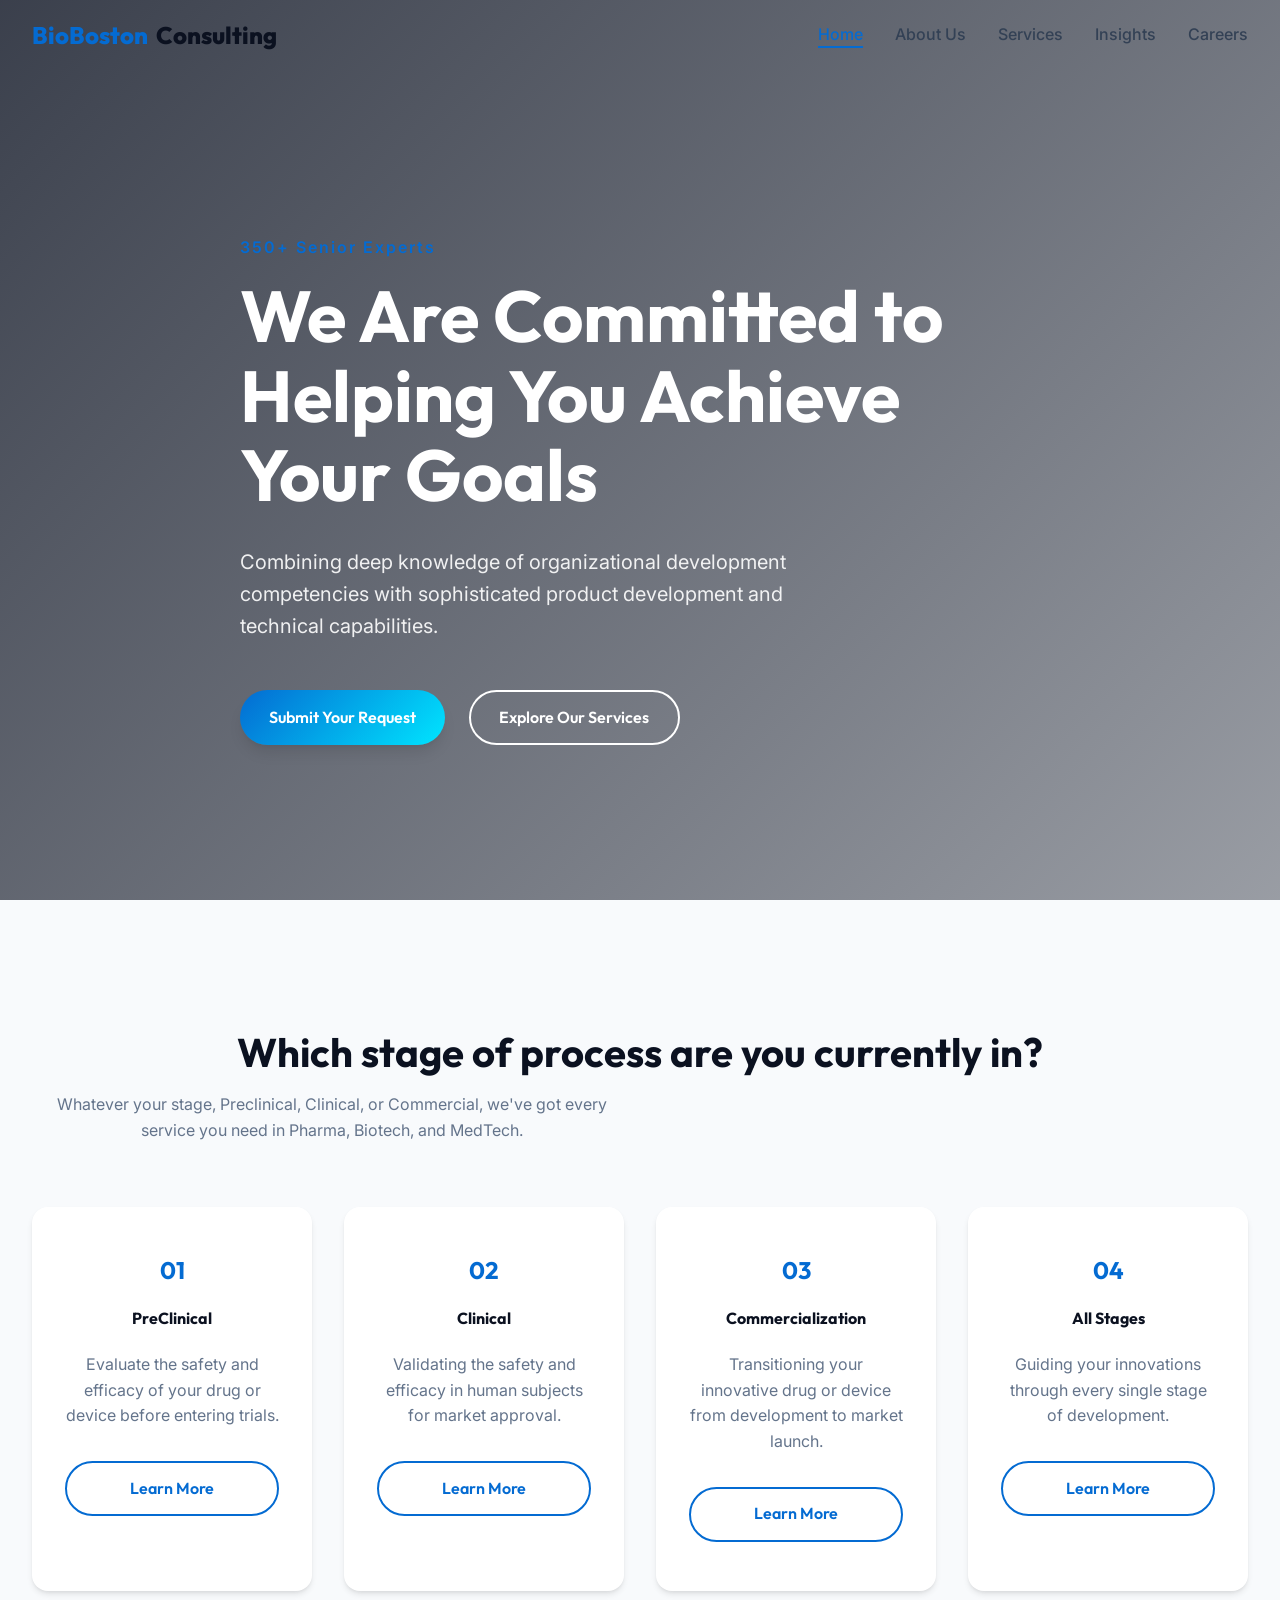
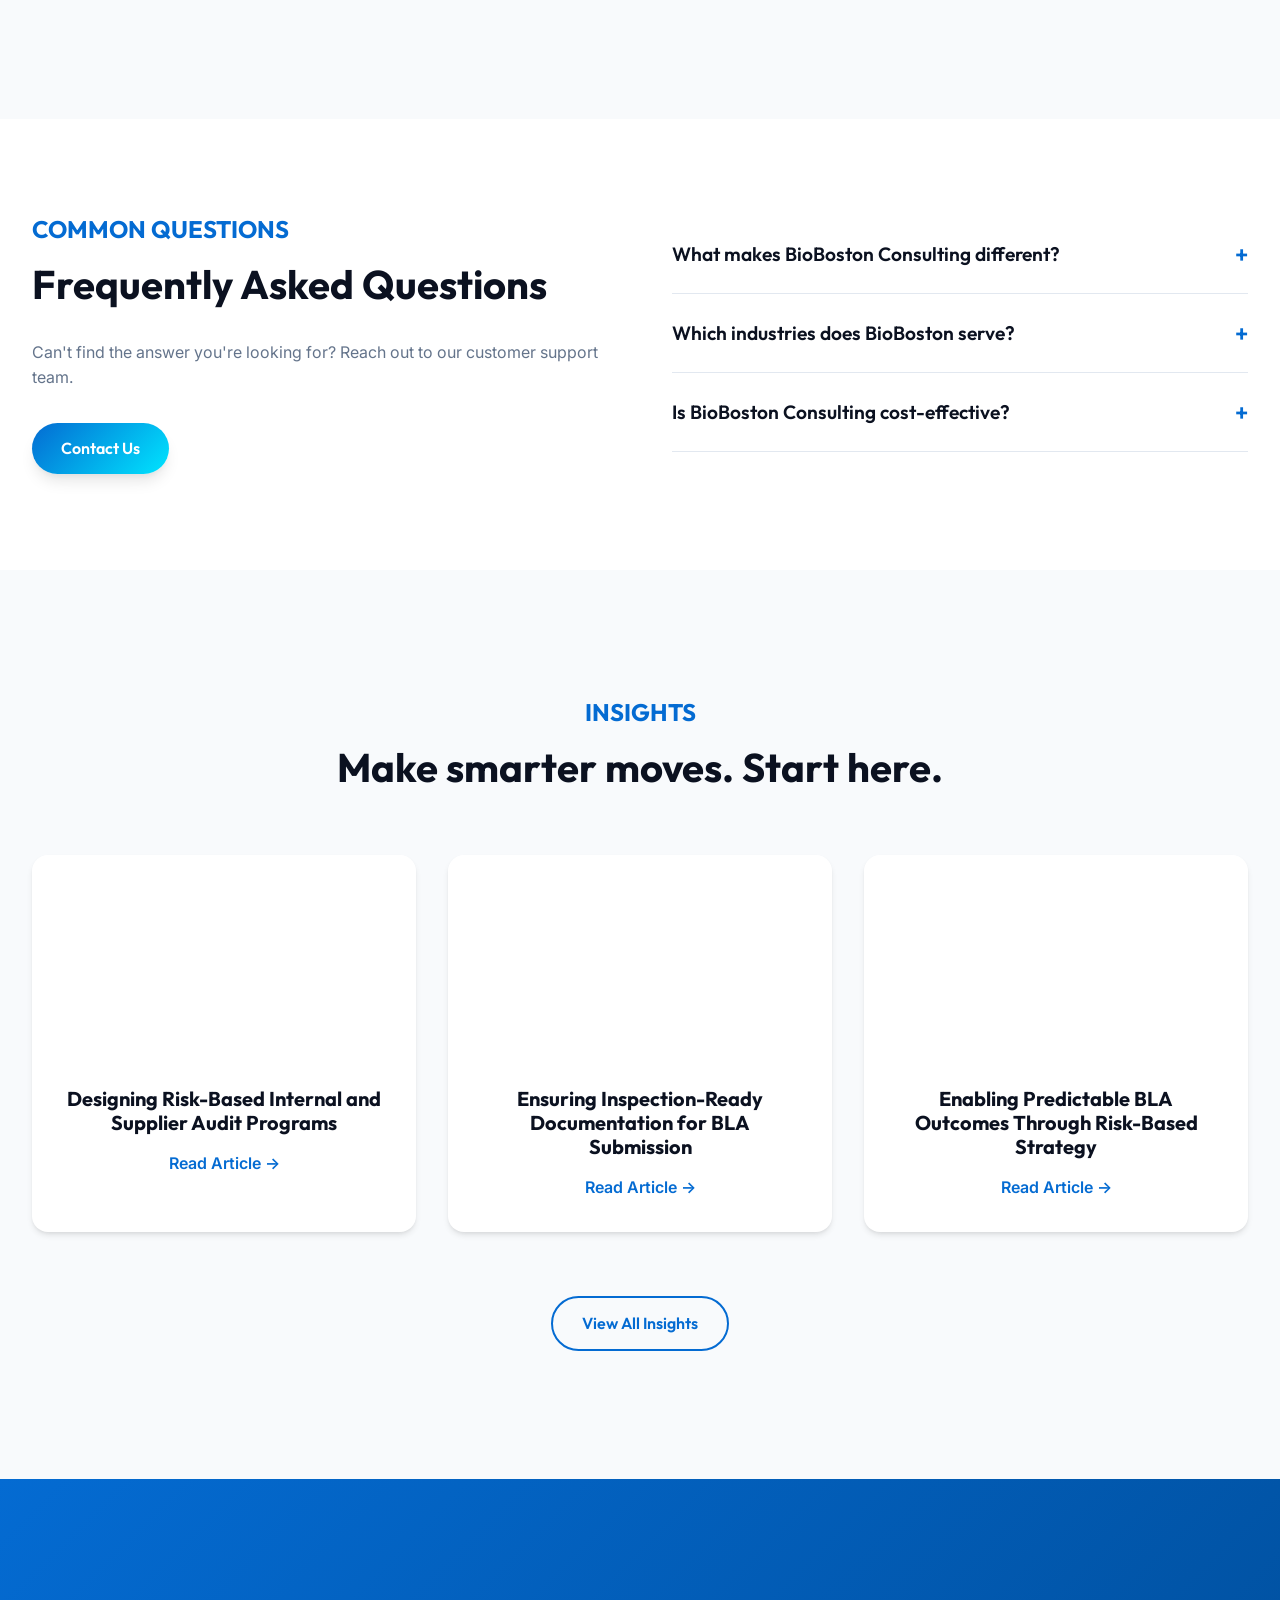
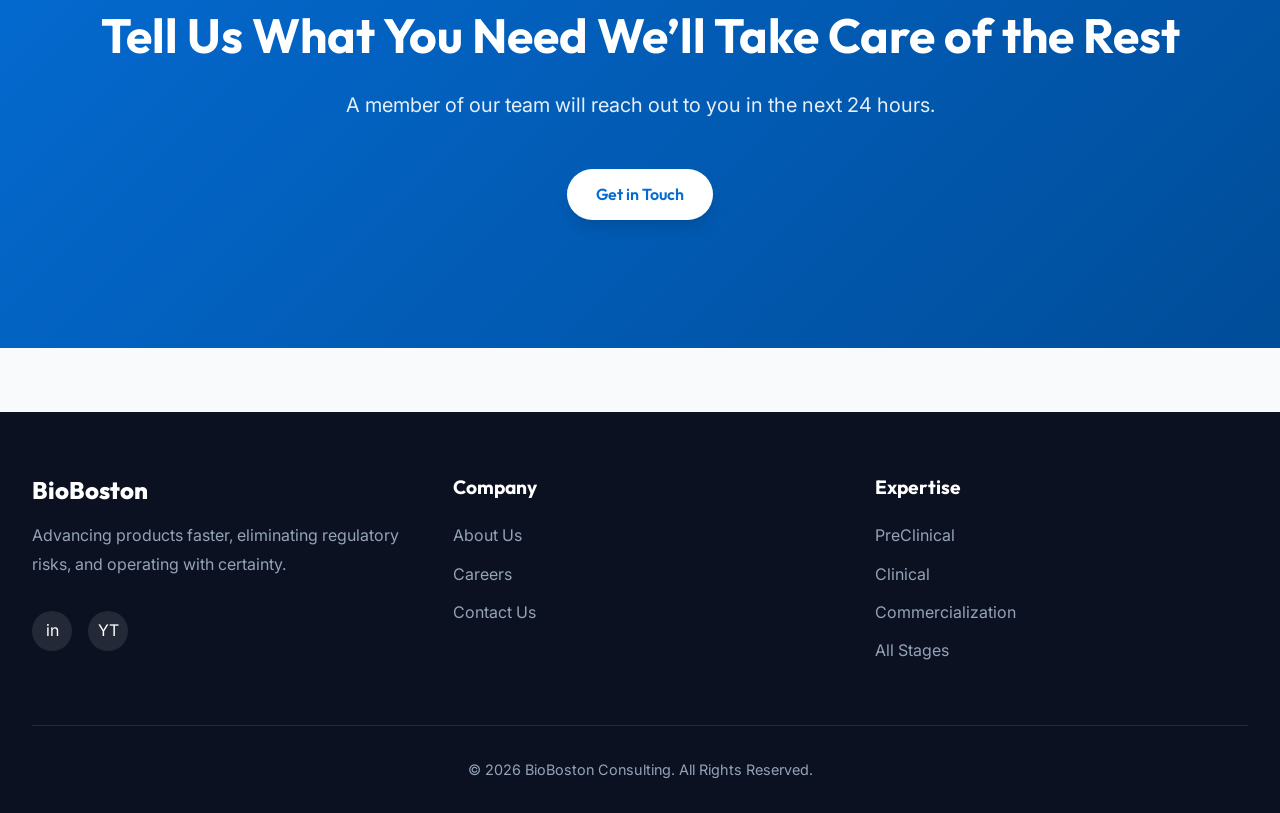
<file: index.html>
<!DOCTYPE html>
<html lang="en">

<head>
    <meta charset="UTF-8">
    <meta name="viewport" content="width=device-width, initial-scale=1.0">
    <title>BioBoston Consulting: Leading Life Sciences and Biotechnology Strategy Experts</title>
    <meta name="description"
        content="BioBoston Consulting is a trusted leader among Life Science consulting firms in Boston. We provide consulting services from preclinical to commercial.">

    <link rel="preconnect" href="https://fonts.googleapis.com">
    <link rel="preconnect" href="https://fonts.gstatic.com" crossorigin>
    <link
        href="https://fonts.googleapis.com/css2?family=Inter:wght@400;500;600&family=Outfit:wght@400;600;700;800&display=swap"
        rel="stylesheet">
    <link rel="stylesheet" href="styles.css">

    <style>
        /* Homepage Specific Styles */
        .hero {
            position: relative;
            height: 100vh;
            min-height: 800px;
            background: linear-gradient(135deg, rgba(11, 17, 32, 0.8) 0%, rgba(11, 17, 32, 0.4) 100%), url('https://images.unsplash.com/photo-1551288049-bebda4e38f71?auto=format&fit=crop&q=80') center/cover;
            display: flex;
            align-items: center;
            padding-top: 80px;
            overflow: hidden;
        }

        .hero-content {
            position: relative;
            z-index: 2;
            max-width: 800px;
            color: var(--color-white);
        }

        .hero h1 {
            font-size: 4.5rem;
            line-height: 1.1;
            margin-bottom: 2rem;
            color: var(--color-white);
        }

        .hero p {
            font-size: 1.25rem;
            margin-bottom: 3rem;
            color: rgba(255, 255, 255, 0.9);
            max-width: 600px;
        }

        .hero-buttons {
            display: flex;
            gap: 1.5rem;
        }

        /* Stages Section */
        .stages-section {
            padding: 8rem 0;
            background: var(--color-light);
        }

        .stages-grid {
            display: grid;
            grid-template-columns: repeat(auto-fit, minmax(280px, 1fr));
            gap: 2rem;
            margin-top: 4rem;
        }

        .stage-card {
            background: var(--color-white);
            padding: 3rem 2rem;
            border-radius: 16px;
            text-align: center;
            box-shadow: var(--shadow-sm);
            transition: all var(--transition-normal);
            border: 1px solid var(--color-border);
            position: relative;
            overflow: hidden;
        }

        .stage-card::before {
            content: '';
            position: absolute;
            top: 0;
            left: 0;
            right: 0;
            height: 4px;
            background: var(--color-primary);
            transform: scaleX(0);
            transform-origin: left;
            transition: transform var(--transition-normal);
        }

        .stage-card:hover {
            transform: translateY(-5px);
            box-shadow: var(--shadow-md);
        }

        .stage-card:hover::before {
            transform: scaleX(1);
        }

        /* FAQ Section */
        .faq-section {
            padding: 6rem 0;
            background: var(--color-white);
        }

        .faq-grid {
            display: grid;
            grid-template-columns: 1fr 1fr;
            gap: 4rem;
            align-items: start;
        }

        .accordion-item {
            border-bottom: 1px solid #e2e8f0;
        }

        .accordion-header {
            width: 100%;
            text-align: left;
            padding: 1.5rem 0;
            font-family: var(--font-heading);
            font-size: 1.2rem;
            font-weight: 600;
            color: var(--color-dark);
            background: none;
            border: none;
            cursor: pointer;
            display: flex;
            justify-content: space-between;
            align-items: center;
        }

        .accordion-header::after {
            content: '+';
            font-size: 1.5rem;
            color: var(--color-primary);
            transition: transform var(--transition-fast);
        }

        .accordion-header.active::after {
            transform: rotate(45deg);
        }

        .accordion-content {
            max-height: 0;
            overflow: hidden;
            transition: max-height 0.3s ease-out;
        }

        .accordion-content-inner {
            padding-bottom: 1.5rem;
            color: var(--color-gray);
            line-height: 1.8;
        }

        /* Insights Preview Section */
        .insights-preview {
            padding: 8rem 0;
            background: var(--color-light);
        }

        .insights-grid {
            display: grid;
            grid-template-columns: repeat(auto-fit, minmax(300px, 1fr));
            gap: 2rem;
            margin-top: 4rem;
        }

        .insight-card {
            background: var(--color-white);
            border-radius: 16px;
            overflow: hidden;
            box-shadow: var(--shadow-sm);
            transition: all var(--transition-normal);
        }

        .insight-card-img {
            height: 200px;
            background-size: cover;
            background-position: center;
        }

        .insight-card-body {
            padding: 2rem;
        }

        .insight-card h3 {
            font-size: 1.25rem;
            margin-bottom: 1rem;
        }

        .insight-card h3 a {
            color: var(--color-dark);
        }

        .insight-card h3 a:hover {
            color: var(--color-primary);
        }

        /* Final CTA */
        .final-cta {
            padding: 8rem 0;
            background: linear-gradient(135deg, var(--color-primary), var(--color-primary-dark));
            text-align: center;
            color: var(--color-white);
        }

        .final-cta h2 {
            color: var(--color-white);
            font-size: 3rem;
            margin-bottom: 1.5rem;
        }

        .final-cta p {
            font-size: 1.25rem;
            margin-bottom: 3rem;
            color: rgba(255, 255, 255, 0.9);
        }

        @media (max-width: 768px) {
            .hero h1 {
                font-size: 3rem;
            }

            .hero-buttons {
                flex-direction: column;
            }

            .faq-grid {
                grid-template-columns: 1fr;
            }
        }
    </style>
</head>

<body>

    <!-- Navigation -->
    <nav class="navbar" id="navbar">
        <div class="container">
            <a href="index.html" class="navbar-logo">
                BioBoston <span>Consulting</span>
            </a>
            <button class="mobile-menu-btn" id="mobileMenuBtn">☰</button>
            <ul class="nav-links" id="navLinks">
                <li><a href="index.html" class="active">Home</a></li>
                <li><a href="about.html">About Us</a></li>
                <li><a href="service.html">Services</a></li>
                <li><a href="insite.html">Insights</a></li>
                <li><a href="joinus.html">Careers</a></li>
            </ul>
        </div>
    </nav>

    <!-- Hero Section -->
    <header class="hero">
        <div class="container">
            <div class="hero-content animate-up">
                <div class="mb-2 text-primary" style="font-weight: 600; letter-spacing: 2px;">350+ Senior Experts</div>
                <h1>We Are Committed to Helping You Achieve Your Goals</h1>
                <p>Combining deep knowledge of organizational development competencies with sophisticated product
                    development and technical capabilities.</p>
                <div class="hero-buttons">
                    <a href="contact.html" class="btn btn-primary">Submit Your Request</a>
                    <a href="service.html" class="btn btn-outline" style="border-color: white; color: white;">Explore
                        Our Services</a>
                </div>
            </div>
        </div>
    </header>

    <!-- Stages Selection -->
    <section class="stages-section">
        <div class="container">
            <div class="text-center animate-up">
                <h2 style="font-size: 2.5rem;" class="mb-2">Which stage of process are you currently in?</h2>
                <p class="text-gray mx-auto" style="max-width: 600px;">Whatever your stage, Preclinical, Clinical, or
                    Commercial, we've got every service you need in Pharma, Biotech, and MedTech.</p>
            </div>

            <div class="stages-grid animate-up" style="animation-delay: 0.2s;">
                <div class="stage-card">
                    <h3 class="mb-3 text-primary" style="font-size: 1.5rem;">01</h3>
                    <h4 class="mb-3">PreClinical</h4>
                    <p class="text-gray mb-4">Evaluate the safety and efficacy of your drug or device before entering
                        trials.</p>
                    <a href="service.html" class="btn btn-outline" style="width: 100%;">Learn More</a>
                </div>
                <div class="stage-card">
                    <h3 class="mb-3 text-primary" style="font-size: 1.5rem;">02</h3>
                    <h4 class="mb-3">Clinical</h4>
                    <p class="text-gray mb-4">Validating the safety and efficacy in human subjects for market approval.
                    </p>
                    <a href="service.html" class="btn btn-outline" style="width: 100%;">Learn More</a>
                </div>
                <div class="stage-card">
                    <h3 class="mb-3 text-primary" style="font-size: 1.5rem;">03</h3>
                    <h4 class="mb-3">Commercialization</h4>
                    <p class="text-gray mb-4">Transitioning your innovative drug or device from development to market
                        launch.</p>
                    <a href="service.html" class="btn btn-outline" style="width: 100%;">Learn More</a>
                </div>
                <div class="stage-card">
                    <h3 class="mb-3 text-primary" style="font-size: 1.5rem;">04</h3>
                    <h4 class="mb-3">All Stages</h4>
                    <p class="text-gray mb-4">Guiding your innovations through every single stage of development.</p>
                    <a href="service.html" class="btn btn-outline" style="width: 100%;">Learn More</a>
                </div>
            </div>
        </div>
    </section>

    <!-- FAQ Section -->
    <section class="faq-section">
        <div class="container">
            <div class="faq-grid">
                <div class="animate-up">
                    <h2 class="text-primary mb-2">COMMON QUESTIONS</h2>
                    <h3 style="font-size: 2.5rem;" class="mb-4">Frequently Asked Questions</h3>
                    <p class="text-gray mb-4">Can't find the answer you're looking for? Reach out to our customer
                        support team.</p>
                    <a href="contact.html" class="btn btn-primary">Contact Us</a>
                </div>

                <div class="accordion-container animate-up" style="animation-delay: 0.2s;">

                    <div class="accordion-item">
                        <button class="accordion-header">What makes BioBoston Consulting different?</button>
                        <div class="accordion-content">
                            <div class="accordion-content-inner">
                                BioBoston Consulting offers a one-stop solution for life sciences companies, guiding
                                innovations from preclinical research to commercialization. We combine 350+ global
                                industry experts with a lean structure, delivering cost-effective, tailored support.
                            </div>
                        </div>
                    </div>

                    <div class="accordion-item">
                        <button class="accordion-header">Which industries does BioBoston serve?</button>
                        <div class="accordion-content">
                            <div class="accordion-content-inner">
                                We specialize in Pharmaceuticals, Biotechnology, and Medical Devices.
                            </div>
                        </div>
                    </div>

                    <div class="accordion-item">
                        <button class="accordion-header">Is BioBoston Consulting cost-effective?</button>
                        <div class="accordion-content">
                            <div class="accordion-content-inner">
                                Yes. Our lean organizational structure allows us to deliver high-quality services at a
                                lower cost than other consulting firms, without compromising expertise or results.
                            </div>
                        </div>
                    </div>

                </div>
            </div>
        </div>
    </section>

    <!-- Insights Preview -->
    <section class="insights-preview">
        <div class="container text-center animate-up">
            <h2 class="text-primary mb-2">INSIGHTS</h2>
            <h3 style="font-size: 2.5rem;">Make smarter moves. Start here.</h3>

            <div class="insights-grid">
                <div class="insight-card">
                    <div class="insight-card-img"
                        style="background-image: url('https://images.unsplash.com/photo-1582719508461-905c673771fd?auto=format&fit=crop&q=80');">
                    </div>
                    <div class="insight-card-body text-left">
                        <h3><a href="insite.html">Designing Risk-Based Internal and Supplier Audit Programs</a></h3>
                        <a href="insite.html" style="font-weight: 600;">Read Article &rarr;</a>
                    </div>
                </div>
                <div class="insight-card">
                    <div class="insight-card-img"
                        style="background-image: url('https://images.unsplash.com/photo-1579684385127-1ef15d508118?auto=format&fit=crop&q=80');">
                    </div>
                    <div class="insight-card-body text-left">
                        <h3><a href="insite.html">Ensuring Inspection-Ready Documentation for BLA Submission</a></h3>
                        <a href="insite.html" style="font-weight: 600;">Read Article &rarr;</a>
                    </div>
                </div>
                <div class="insight-card">
                    <div class="insight-card-img"
                        style="background-image: url('https://images.unsplash.com/photo-1542838132-92c53300491e?auto=format&fit=crop&q=80');">
                    </div>
                    <div class="insight-card-body text-left">
                        <h3><a href="insite.html">Enabling Predictable BLA Outcomes Through Risk-Based Strategy</a></h3>
                        <a href="insite.html" style="font-weight: 600;">Read Article &rarr;</a>
                    </div>
                </div>
            </div>

            <div class="mt-8">
                <a href="insite.html" class="btn btn-outline">View All Insights</a>
            </div>
        </div>
    </section>

    <!-- Final CTA -->
    <section class="final-cta">
        <div class="container animate-up">
            <h2>Tell Us What You Need We’ll Take Care of the Rest</h2>
            <p>A member of our team will reach out to you in the next 24 hours.</p>
            <a href="contact.html" class="btn btn-primary"
                style="background: var(--color-white); color: var(--color-primary);">Get in Touch</a>
        </div>
    </section>

    <!-- Footer -->
    <footer class="footer">
        <div class="container">
            <div class="footer-grid">
                <div class="footer-col">
                    <h3 class="navbar-logo" style="color: white;">BioBoston <span>Consulting</span></h3>
                    <p style="margin-top: 1rem;">Advancing products faster, eliminating regulatory risks, and operating
                        with certainty.</p>
                    <div class="social-links mt-4" style="display: flex; gap: 1rem;">
                        <a href="https://www.linkedin.com/company/biobostonconsulting/" target="_blank"
                            style="display: inline-flex; align-items: center; justify-content: center; width: 40px; height: 40px; border-radius: 50%; background: rgba(255,255,255,0.1); color: white; transition: background 0.3s;">
                            in
                        </a>
                        <a href="https://www.youtube.com/channel/UCxkWeuB6NvqnZUAkt-Nw5HQ" target="_blank"
                            style="display: inline-flex; align-items: center; justify-content: center; width: 40px; height: 40px; border-radius: 50%; background: rgba(255,255,255,0.1); color: white; transition: background 0.3s;">
                            YT
                        </a>
                    </div>
                </div>
                <div class="footer-col">
                    <h4>Company</h4>
                    <ul class="footer-links">
                        <li><a href="about.html">About Us</a></li>
                        <li><a href="joinus.html">Careers</a></li>
                        <li><a href="contact.html">Contact Us</a></li>
                    </ul>
                </div>
                <div class="footer-col">
                    <h4>Expertise</h4>
                    <ul class="footer-links">
                        <li><a href="service.html">PreClinical</a></li>
                        <li><a href="service.html">Clinical</a></li>
                        <li><a href="service.html">Commercialization</a></li>
                        <li><a href="service.html">All Stages</a></li>
                    </ul>
                </div>
            </div>
            <div class="footer-bottom">
                <p>&copy; 2026 BioBoston Consulting. All Rights Reserved.</p>
            </div>
        </div>
    </footer>

    <!-- Scripts -->
    <script>
        // Navbar scroll effect
        window.addEventListener('scroll', () => {
            const navbar = document.getElementById('navbar');
            if (window.scrollY > 50) {
                navbar.classList.add('scrolled');
            } else {
                navbar.classList.remove('scrolled');
            }
        });

        // Mobile Menu Toggle
        const mobileMenuBtn = document.getElementById('mobileMenuBtn');
        const navLinks = document.getElementById('navLinks');

        mobileMenuBtn.addEventListener('click', () => {
            navLinks.classList.toggle('active');
        });

        // FAQ Accordion
        const accordions = document.querySelectorAll('.accordion-header');

        accordions.forEach(acc => {
            acc.addEventListener('click', function () {
                // Toggle Active Class
                this.classList.toggle('active');

                // Toggle Content Max Height
                const content = this.nextElementSibling;
                if (content.style.maxHeight) {
                    content.style.maxHeight = null;
                } else {
                    content.style.maxHeight = content.scrollHeight + "px";
                }
            });
        });
    </script>
</body>

</html>
</file>
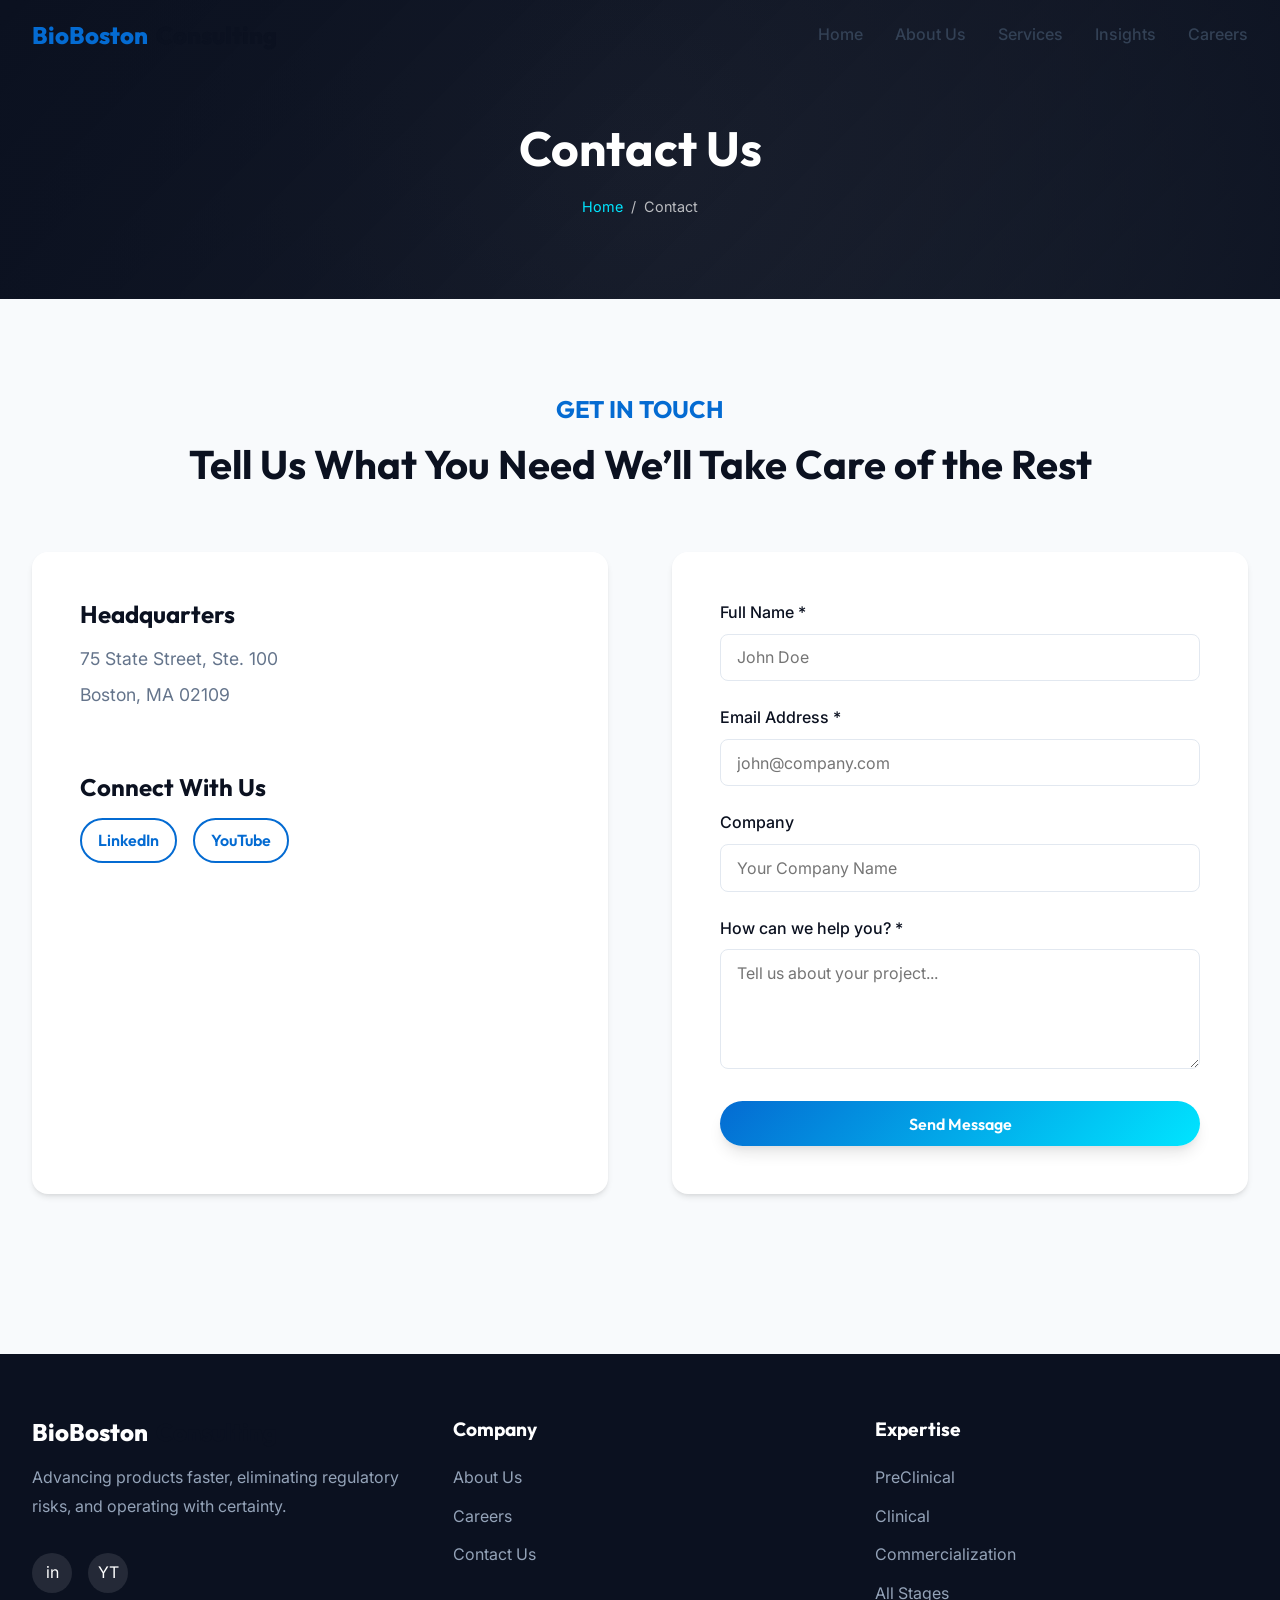
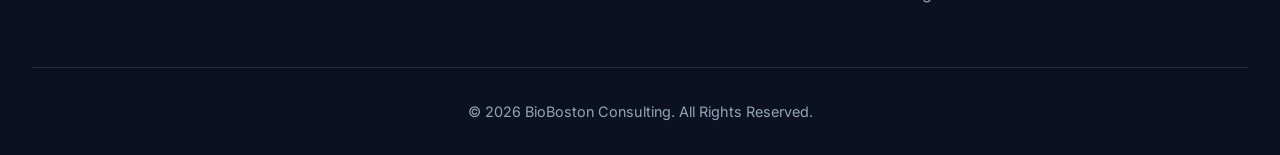
<file: contact.html>
<!DOCTYPE html>
<html lang="en">

<head>
    <meta charset="UTF-8">
    <meta name="viewport" content="width=device-width, initial-scale=1.0">
    <title>Contact Us | BioBoston Consulting</title>
    <meta name="description"
        content="Contact BioBoston Consulting for expert Life Sciences, Biotechnology, and Medical Device strategy.">

    <link rel="preconnect" href="https://fonts.googleapis.com">
    <link rel="preconnect" href="https://fonts.gstatic.com" crossorigin>
    <link
        href="https://fonts.googleapis.com/css2?family=Inter:wght@400;500;600&family=Outfit:wght@400;600;700;800&display=swap"
        rel="stylesheet">
    <link rel="stylesheet" href="styles.css">

    <style>
        /* Contact Page Specific */
        .contact-section {
            padding: 6rem 0;
            background: var(--color-light);
        }

        .contact-grid {
            display: grid;
            grid-template-columns: 1fr 1fr;
            gap: 4rem;
        }

        .contact-info {
            padding: 3rem;
            background: var(--color-white);
            border-radius: 16px;
            box-shadow: var(--shadow-sm);
        }

        .contact-form {
            padding: 3rem;
            background: var(--color-white);
            border-radius: 16px;
            box-shadow: var(--shadow-sm);
        }

        .form-group {
            margin-bottom: 1.5rem;
        }

        .form-group label {
            display: block;
            margin-bottom: 0.5rem;
            font-weight: 500;
            color: var(--color-dark);
        }

        .form-control {
            width: 100%;
            padding: 0.8rem 1rem;
            border: 1px solid #e2e8f0;
            border-radius: 8px;
            font-family: var(--font-body);
            font-size: 1rem;
            transition: border-color var(--transition-fast);
        }

        .form-control:focus {
            outline: none;
            border-color: var(--color-primary);
        }

        textarea.form-control {
            resize: vertical;
            min-height: 120px;
        }

        .hq-details h3 {
            font-family: var(--font-heading);
            font-size: 1.5rem;
            color: var(--color-dark);
            margin-bottom: 1rem;
        }

        .hq-details p {
            color: var(--color-gray);
            margin-bottom: 0.5rem;
            font-size: 1.1rem;
        }

        @media (max-width: 768px) {
            .contact-grid {
                grid-template-columns: 1fr;
            }
        }
    </style>
</head>

<body>

    <!-- Navigation -->
    <nav class="navbar" id="navbar">
        <div class="container">
            <a href="index.html" class="navbar-logo">
                BioBoston <span>Consulting</span>
            </a>
            <button class="mobile-menu-btn" id="mobileMenuBtn">☰</button>
            <ul class="nav-links" id="navLinks">
                <li><a href="index.html">Home</a></li>
                <li><a href="about.html">About Us</a></li>
                <li><a href="service.html">Services</a></li>
                <li><a href="insite.html">Insights</a></li>
                <li><a href="joinus.html">Careers</a></li>
            </ul>
        </div>
    </nav>

    <!-- Header -->
    <header class="page-header"
        style="background: linear-gradient(135deg, var(--color-dark) 0%, rgba(11, 17, 32, 0.9) 100%), url('https://images.unsplash.com/photo-1497366216548-37526070297c?auto=format&fit=crop&q=80') center/cover;">
        <div class="container animate-up">
            <h1 class="page-title">Contact Us</h1>
            <div class="breadcrumb">
                <a href="index.html">Home</a> / <span>Contact</span>
            </div>
        </div>
    </header>

    <main class="contact-section">
        <div class="container animate-up">
            <div class="text-center mb-8">
                <h2 class="text-primary mb-2">GET IN TOUCH</h2>
                <h3 style="font-size: 2.5rem;">Tell Us What You Need We’ll Take Care of the Rest</h3>
            </div>

            <div class="contact-grid">

                <!-- Contact Info -->
                <div class="contact-info">
                    <div class="hq-details mb-4">
                        <h3 class="mb-2">Headquarters</h3>
                        <p>75 State Street, Ste. 100</p>
                        <p>Boston, MA 02109</p>
                    </div>

                    <div class="hq-details mt-8">
                        <h3 class="mb-2">Connect With Us</h3>
                        <div style="display: flex; gap: 1rem; margin-top: 1rem;">
                            <a href="https://www.linkedin.com/company/biobostonconsulting/" target="_blank"
                                class="btn btn-outline" style="padding: 0.5rem 1rem;">LinkedIn</a>
                            <a href="https://www.youtube.com/channel/UCxkWeuB6NvqnZUAkt-Nw5HQ" target="_blank"
                                class="btn btn-outline" style="padding: 0.5rem 1rem;">YouTube</a>
                        </div>
                    </div>
                </div>

                <!-- Contact Form -->
                <div class="contact-form">
                    <form onsubmit="event.preventDefault(); alert('Message Sent!');">
                        <div class="form-group">
                            <label for="name">Full Name *</label>
                            <input type="text" id="name" class="form-control" required placeholder="John Doe">
                        </div>

                        <div class="form-group">
                            <label for="email">Email Address *</label>
                            <input type="email" id="email" class="form-control" required placeholder="john@company.com">
                        </div>

                        <div class="form-group">
                            <label for="company">Company</label>
                            <input type="text" id="company" class="form-control" placeholder="Your Company Name">
                        </div>

                        <div class="form-group">
                            <label for="message">How can we help you? *</label>
                            <textarea id="message" class="form-control" required
                                placeholder="Tell us about your project..."></textarea>
                        </div>

                        <button type="submit" class="btn btn-primary" style="width: 100%;">Send Message</button>
                    </form>
                </div>

            </div>
        </div>
    </main>

    <!-- Footer -->
    <footer class="footer">
        <div class="container">
            <div class="footer-grid">
                <div class="footer-col">
                    <h3 class="navbar-logo" style="color: white;">BioBoston <span>Consulting</span></h3>
                    <p style="margin-top: 1rem;">Advancing products faster, eliminating regulatory risks, and operating
                        with certainty.</p>
                    <div class="social-links mt-4" style="display: flex; gap: 1rem;">
                        <a href="https://www.linkedin.com/company/biobostonconsulting/" target="_blank"
                            style="display: inline-flex; align-items: center; justify-content: center; width: 40px; height: 40px; border-radius: 50%; background: rgba(255,255,255,0.1); color: white; transition: background 0.3s;">
                            in
                        </a>
                        <a href="https://www.youtube.com/channel/UCxkWeuB6NvqnZUAkt-Nw5HQ" target="_blank"
                            style="display: inline-flex; align-items: center; justify-content: center; width: 40px; height: 40px; border-radius: 50%; background: rgba(255,255,255,0.1); color: white; transition: background 0.3s;">
                            YT
                        </a>
                    </div>
                </div>
                <div class="footer-col">
                    <h4>Company</h4>
                    <ul class="footer-links">
                        <li><a href="about.html">About Us</a></li>
                        <li><a href="joinus.html">Careers</a></li>
                        <li><a href="contact.html">Contact Us</a></li>
                    </ul>
                </div>
                <div class="footer-col">
                    <h4>Expertise</h4>
                    <ul class="footer-links">
                        <li><a href="service.html">PreClinical</a></li>
                        <li><a href="service.html">Clinical</a></li>
                        <li><a href="service.html">Commercialization</a></li>
                        <li><a href="service.html">All Stages</a></li>
                    </ul>
                </div>
            </div>
            <div class="footer-bottom">
                <p>&copy; 2026 BioBoston Consulting. All Rights Reserved.</p>
            </div>
        </div>
    </footer>

    <!-- Scripts -->
    <script>
        // Navbar scroll effect
        window.addEventListener('scroll', () => {
            const navbar = document.getElementById('navbar');
            if (window.scrollY > 50) {
                navbar.classList.add('scrolled');
            } else {
                navbar.classList.remove('scrolled');
            }
        });

        // Mobile Menu Toggle
        const mobileMenuBtn = document.getElementById('mobileMenuBtn');
        const navLinks = document.getElementById('navLinks');

        mobileMenuBtn.addEventListener('click', () => {
            navLinks.classList.toggle('active');
        });
    </script>
</body>

</html>
</file>
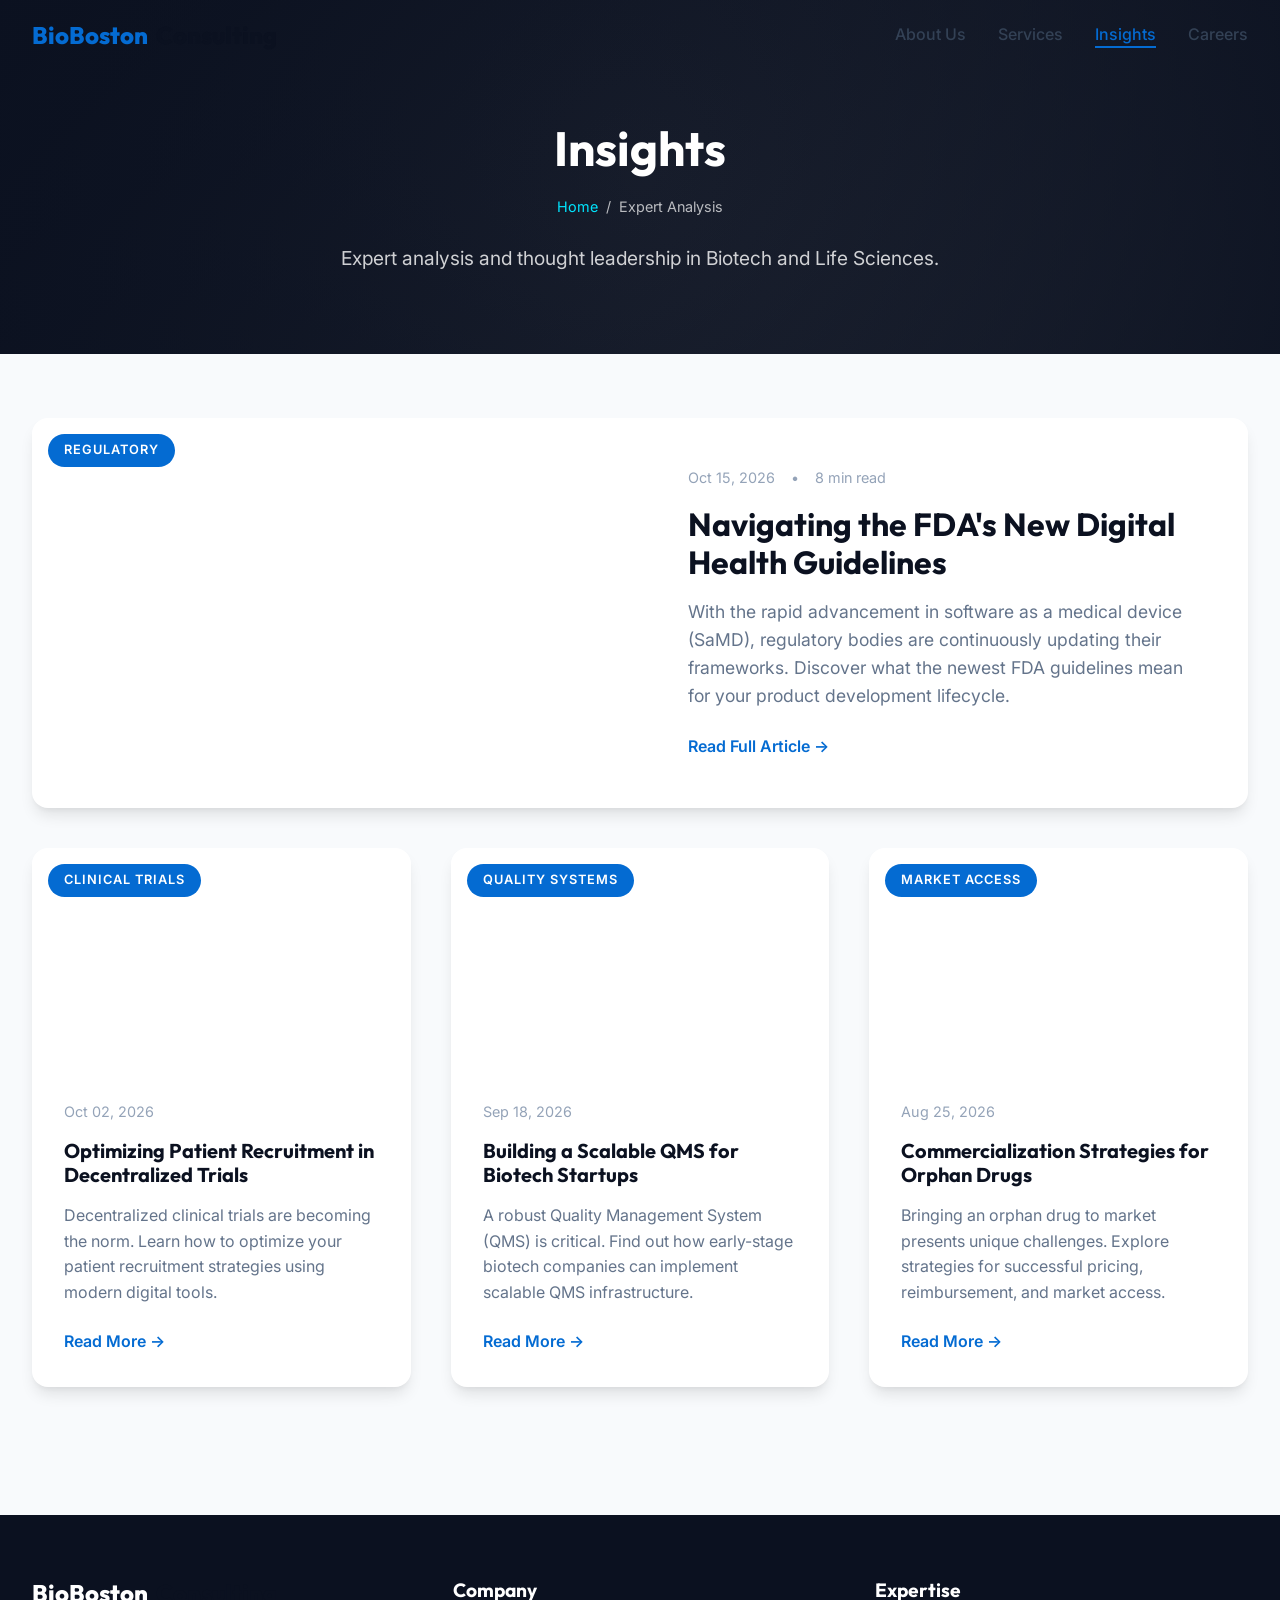
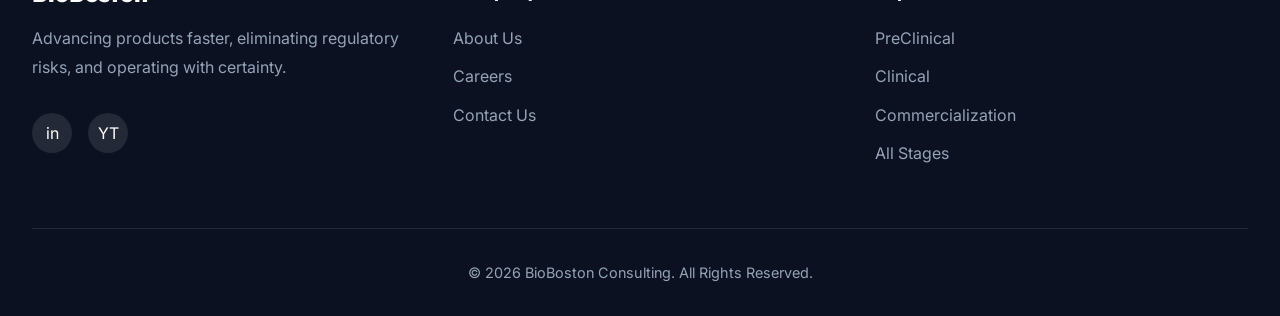
<file: insite.html>
<!DOCTYPE html>
<html lang="en">

<head>
    <meta charset="UTF-8">
    <meta name="viewport" content="width=device-width, initial-scale=1.0">
    <title>Insights | BioBoston Consulting</title>
    <meta name="description"
        content="Expert analysis and insights in Biotech and Life Sciences from BioBoston Consulting.">

    <link rel="preconnect" href="https://fonts.googleapis.com">
    <link rel="preconnect" href="https://fonts.gstatic.com" crossorigin>
    <link
        href="https://fonts.googleapis.com/css2?family=Inter:wght@400;500;600&family=Outfit:wght@400;600;700;800&display=swap"
        rel="stylesheet">
    <link rel="stylesheet" href="styles.css">

    <style>
        /* Specific Insights Page Styles */
        .blog-grid {
            display: grid;
            grid-template-columns: repeat(auto-fit, minmax(300px, 1fr));
            gap: 2.5rem;
            padding: 4rem 0;
        }

        .blog-card {
            background: var(--color-white);
            border-radius: 16px;
            overflow: hidden;
            box-shadow: var(--shadow-md);
            transition: all var(--transition-normal);
            display: flex;
            flex-direction: column;
        }

        .blog-card:hover {
            transform: translateY(-8px);
            box-shadow: var(--shadow-lg);
        }

        .blog-card-img {
            height: 220px;
            background-size: cover;
            background-position: center;
            position: relative;
        }

        .category-pill {
            position: absolute;
            top: 1rem;
            left: 1rem;
            background: var(--color-primary);
            color: var(--color-white);
            padding: 0.4rem 1rem;
            border-radius: 50px;
            font-size: 0.8rem;
            font-weight: 600;
            text-transform: uppercase;
            letter-spacing: 1px;
        }

        .blog-card-body {
            padding: 2rem;
            flex-grow: 1;
            display: flex;
            flex-direction: column;
        }

        .blog-meta {
            font-size: 0.9rem;
            color: var(--color-text-light);
            margin-bottom: 1rem;
            display: flex;
            align-items: center;
            gap: 1rem;
        }

        .blog-title {
            font-size: 1.25rem;
            margin-bottom: 1rem;
            color: var(--color-dark);
            font-family: var(--font-heading);
        }

        .blog-title a {
            color: var(--color-dark);
        }

        .blog-title a:hover {
            color: var(--color-primary);
        }

        .blog-excerpt {
            color: var(--color-gray);
            margin-bottom: 1.5rem;
            flex-grow: 1;
        }

        .read-more {
            font-weight: 600;
            color: var(--color-primary);
            display: inline-flex;
            align-items: center;
            gap: 0.5rem;
        }

        .read-more:hover {
            color: var(--color-primary-dark);
        }

        .featured-post {
            grid-column: 1 / -1;
            display: grid;
            grid-template-columns: 1fr 1fr;
        }

        @media (max-width: 768px) {
            .featured-post {
                grid-template-columns: 1fr;
            }
        }
    </style>
</head>

<body>

    <!-- Navigation -->
    <nav class="navbar" id="navbar">
        <div class="container">
            <a href="index.html" class="navbar-logo">
                BioBoston <span>Consulting</span>
            </a>
            <button class="mobile-menu-btn" id="mobileMenuBtn">
                ☰
            </button>
            <ul class="nav-links" id="navLinks">
                <li><a href="about.html">About Us</a></li>
                <li><a href="service.html">Services</a></li>
                <li><a href="insite.html" class="active">Insights</a></li>
                <li><a href="joinus.html">Careers</a></li>
            </ul>
        </div>
    </nav>

    <!-- Header -->
    <header class="page-header"
        style="background: linear-gradient(135deg, var(--color-dark) 0%, rgba(11, 17, 32, 0.9) 100%), url('https://images.unsplash.com/photo-1532187863486-abf9dbad1b69?auto=format&fit=crop&q=80') center/cover;">
        <div class="container animate-up">
            <h1 class="page-title">Insights</h1>
            <div class="breadcrumb">
                <a href="index.html">Home</a> / <span>Expert Analysis</span>
            </div>
            <p
                style="margin-top: 1.5rem; font-size: 1.2rem; color: rgba(255,255,255,0.8); max-width: 600px; margin-left: auto; margin-right: auto;">
                Expert analysis and thought leadership in Biotech and Life Sciences.
            </p>
        </div>
    </header>

    <main style="background: var(--color-light);">
        <div class="container animate-up">
            <div class="blog-grid">

                <!-- Featured Post -->
                <article class="blog-card featured-post">
                    <div class="blog-card-img"
                        style="height: 100%; min-height: 300px; background-image: url('https://images.unsplash.com/photo-1582719508461-905c673771fd?auto=format&fit=crop&q=80');">
                        <span class="category-pill">Regulatory</span>
                    </div>
                    <div class="blog-card-body" style="justify-content: center; padding: 3rem;">
                        <div class="blog-meta">
                            <span>Oct 15, 2026</span>
                            <span>&bull;</span>
                            <span>8 min read</span>
                        </div>
                        <h2 class="blog-title" style="font-size: 2rem;"><a href="#">Navigating the FDA's New Digital
                                Health Guidelines</a></h2>
                        <p class="blog-excerpt" style="font-size: 1.1rem;">
                            With the rapid advancement in software as a medical device (SaMD), regulatory bodies are
                            continuously updating their frameworks. Discover what the newest FDA guidelines mean for
                            your product development lifecycle.
                        </p>
                        <div>
                            <a href="#" class="read-more">Read Full Article &rarr;</a>
                        </div>
                    </div>
                </article>

                <!-- Post 2 -->
                <article class="blog-card">
                    <div class="blog-card-img"
                        style="background-image: url('https://images.unsplash.com/photo-1579684385127-1ef15d508118?auto=format&fit=crop&q=80');">
                        <span class="category-pill">Clinical Trials</span>
                    </div>
                    <div class="blog-card-body">
                        <div class="blog-meta">
                            <span>Oct 02, 2026</span>
                        </div>
                        <h3 class="blog-title"><a href="#">Optimizing Patient Recruitment in Decentralized Trials</a>
                        </h3>
                        <p class="blog-excerpt">
                            Decentralized clinical trials are becoming the norm. Learn how to optimize your patient
                            recruitment strategies using modern digital tools.
                        </p>
                        <a href="#" class="read-more">Read More &rarr;</a>
                    </div>
                </article>

                <!-- Post 3 -->
                <article class="blog-card">
                    <div class="blog-card-img"
                        style="background-image: url('https://images.unsplash.com/photo-1542838132-92c53300491e?auto=format&fit=crop&q=80');">
                        <span class="category-pill">Quality Systems</span>
                    </div>
                    <div class="blog-card-body">
                        <div class="blog-meta">
                            <span>Sep 18, 2026</span>
                        </div>
                        <h3 class="blog-title"><a href="#">Building a Scalable QMS for Biotech Startups</a></h3>
                        <p class="blog-excerpt">
                            A robust Quality Management System (QMS) is critical. Find out how early-stage biotech
                            companies can implement scalable QMS infrastructure.
                        </p>
                        <a href="#" class="read-more">Read More &rarr;</a>
                    </div>
                </article>

                <!-- Post 4 -->
                <article class="blog-card">
                    <div class="blog-card-img"
                        style="background-image: url('https://images.unsplash.com/photo-1532094349884-543bc11b234d?auto=format&fit=crop&q=80');">
                        <span class="category-pill">Market Access</span>
                    </div>
                    <div class="blog-card-body">
                        <div class="blog-meta">
                            <span>Aug 25, 2026</span>
                        </div>
                        <h3 class="blog-title"><a href="#">Commercialization Strategies for Orphan Drugs</a></h3>
                        <p class="blog-excerpt">
                            Bringing an orphan drug to market presents unique challenges. Explore strategies for
                            successful pricing, reimbursement, and market access.
                        </p>
                        <a href="#" class="read-more">Read More &rarr;</a>
                    </div>
                </article>

            </div>
        </div>
    </main>

    <!-- Footer -->
    <footer class="footer">
        <div class="container">
            <div class="footer-grid">
                <div class="footer-col">
                    <h3 class="navbar-logo" style="color: white;">BioBoston <span>Consulting</span></h3>
                    <p style="margin-top: 1rem;">Advancing products faster, eliminating regulatory risks, and operating
                        with certainty.</p>
                    <div class="social-links mt-4" style="display: flex; gap: 1rem;">
                        <a href="https://www.linkedin.com/company/biobostonconsulting/" target="_blank"
                            style="display: inline-flex; align-items: center; justify-content: center; width: 40px; height: 40px; border-radius: 50%; background: rgba(255,255,255,0.1); color: white; transition: background 0.3s;">
                            in
                        </a>
                        <a href="https://www.youtube.com/channel/UCxkWeuB6NvqnZUAkt-Nw5HQ" target="_blank"
                            style="display: inline-flex; align-items: center; justify-content: center; width: 40px; height: 40px; border-radius: 50%; background: rgba(255,255,255,0.1); color: white; transition: background 0.3s;">
                            YT
                        </a>
                    </div>
                </div>
                <div class="footer-col">
                    <h4>Company</h4>
                    <ul class="footer-links">
                        <li><a href="about.html">About Us</a></li>
                        <li><a href="joinus.html">Careers</a></li>
                        <li><a href="contact.html">Contact Us</a></li>
                    </ul>
                </div>
                <div class="footer-col">
                    <h4>Expertise</h4>
                    <ul class="footer-links">
                        <li><a href="service.html">PreClinical</a></li>
                        <li><a href="service.html">Clinical</a></li>
                        <li><a href="service.html">Commercialization</a></li>
                        <li><a href="service.html">All Stages</a></li>
                    </ul>
                </div>
            </div>
            <div class="footer-bottom">
                <p>&copy; 2026 BioBoston Consulting. All Rights Reserved.</p>
            </div>
        </div>
    </footer>

    <!-- Scripts -->
    <script>
        window.addEventListener('scroll', () => {
            const navbar = document.getElementById('navbar');
            if (window.scrollY > 50) {
                navbar.classList.add('scrolled');
            } else {
                navbar.classList.remove('scrolled');
            }
        });

        const mobileMenuBtn = document.getElementById('mobileMenuBtn');
        const navLinks = document.getElementById('navLinks');

        mobileMenuBtn.addEventListener('click', () => {
            navLinks.classList.toggle('active');
        });
    </script>
</body>

</html>
</file>
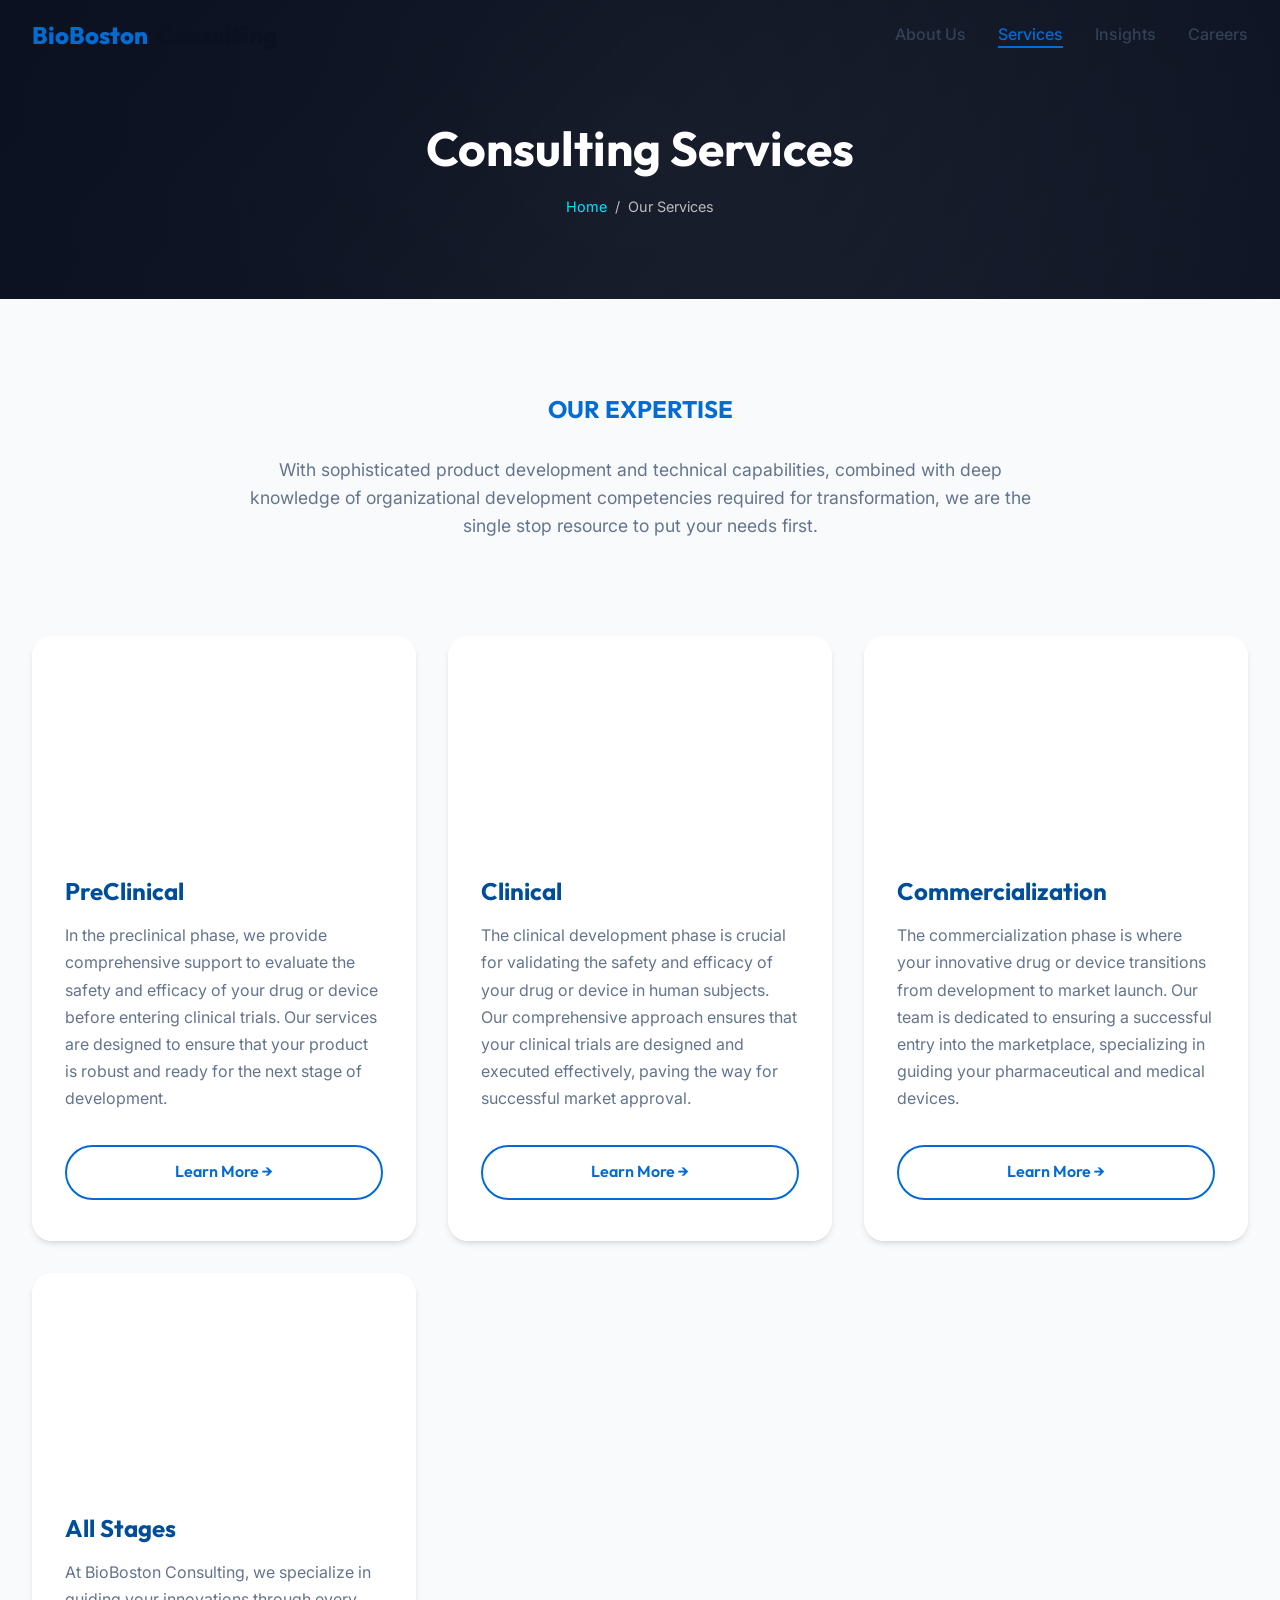
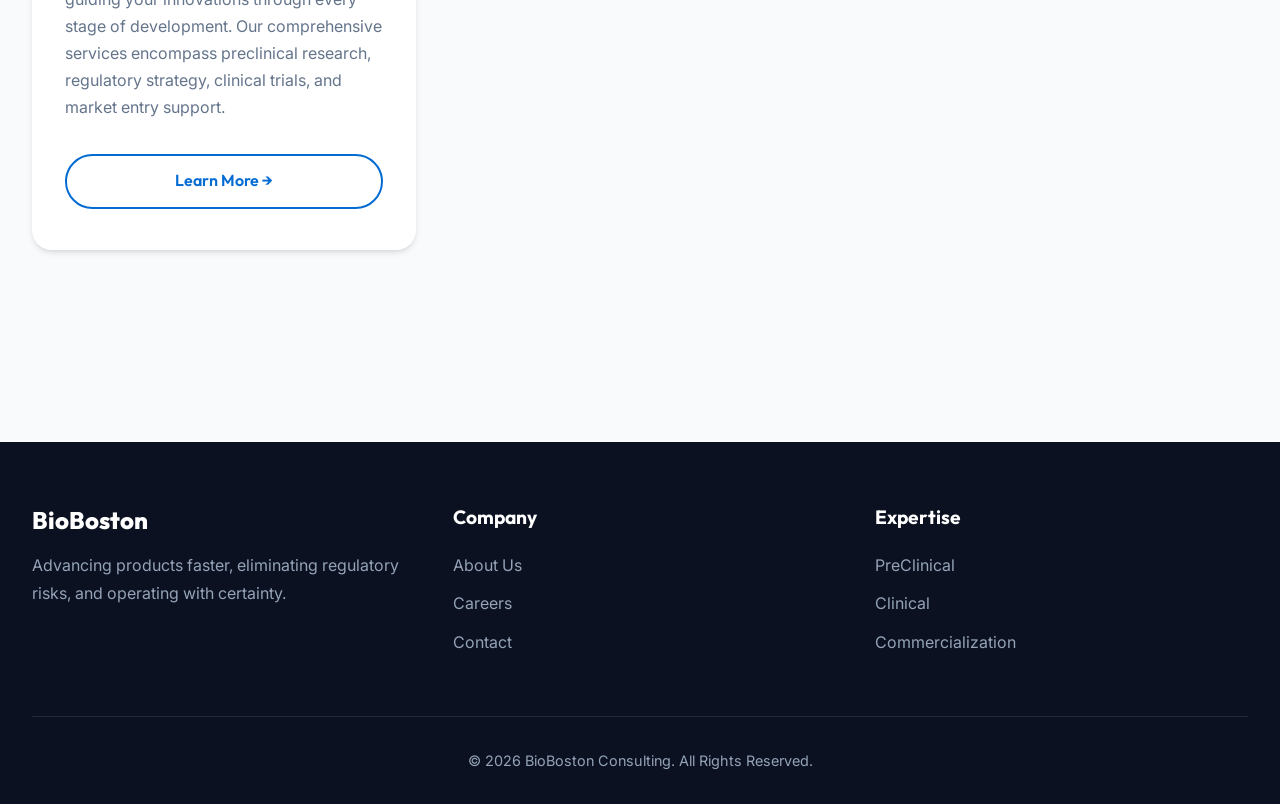
<file: service.html>
<!DOCTYPE html>
<html lang="en">

<head>
    <meta charset="UTF-8">
    <meta name="viewport" content="width=device-width, initial-scale=1.0">
    <title>Services | BioBoston Consulting</title>
    <meta name="description"
        content="Explore BioBoston Consulting services: PreClinical, Clinical, and Commercialization strategies for the life sciences.">

    <link rel="preconnect" href="https://fonts.googleapis.com">
    <link rel="preconnect" href="https://fonts.gstatic.com" crossorigin>
    <link
        href="https://fonts.googleapis.com/css2?family=Inter:wght@400;500;600&family=Outfit:wght@400;600;700;800&display=swap"
        rel="stylesheet">
    <link rel="stylesheet" href="styles.css">

    <style>
        /* Specific Services Page Styles */
        .services-intro {
            text-align: center;
            max-width: 800px;
            margin: 0 auto 4rem;
        }

        .service-cards {
            display: grid;
            grid-template-columns: repeat(auto-fit, minmax(320px, 1fr));
            gap: 2rem;
            padding: 2rem 0;
        }

        .service-card {
            background: var(--color-white);
            border-radius: 20px;
            overflow: hidden;
            box-shadow: var(--shadow-sm);
            transition: all var(--transition-normal);
            border: 1px solid var(--color-border);
        }

        .service-card:hover {
            transform: translateY(-10px);
            box-shadow: var(--shadow-lg);
        }

        .service-card-img {
            height: 200px;
            background-size: cover;
            background-position: center;
            position: relative;
        }

        .service-card-body {
            padding: 2.5rem 2rem;
        }

        .service-card-title {
            font-size: 1.5rem;
            margin-bottom: 1rem;
            color: var(--color-primary-dark);
        }

        .service-card-desc {
            color: var(--color-gray);
            margin-bottom: 2rem;
            line-height: 1.7;
        }
    </style>
</head>

<body>

    <!-- Navigation -->
    <nav class="navbar" id="navbar">
        <div class="container">
            <a href="index.html" class="navbar-logo">
                BioBoston <span>Consulting</span>
            </a>
            <button class="mobile-menu-btn" id="mobileMenuBtn">
                ☰
            </button>
            <ul class="nav-links" id="navLinks">
                <li><a href="about.html">About Us</a></li>
                <li><a href="service.html" class="active">Services</a></li>
                <li><a href="insite.html">Insights</a></li>
                <li><a href="joinus.html">Careers</a></li>
            </ul>
        </div>
    </nav>

    <!-- Header -->
    <header class="page-header"
        style="background: linear-gradient(135deg, var(--color-dark) 0%, rgba(11, 17, 32, 0.9) 100%), url('https://images.unsplash.com/photo-1579154204601-01588f351e67?auto=format&fit=crop&q=80') center/cover;">
        <div class="container animate-up">
            <h1 class="page-title">Consulting Services</h1>
            <div class="breadcrumb">
                <a href="index.html">Home</a> / <span>Our Services</span>
            </div>
        </div>
    </header>

    <main style="padding: 6rem 0; background: var(--color-light);">
        <div class="container animate-up">
            <div class="services-intro">
                <h2 class="mb-4 text-primary">OUR EXPERTISE</h2>
                <p class="mb-2 text-gray" style="font-size: 1.1rem;">
                    With sophisticated product development and technical capabilities, combined with deep knowledge of
                    organizational development competencies required for transformation, we are the single stop resource
                    to put your needs first.
                </p>
            </div>

            <div class="service-cards">
                <!-- PreClinical -->
                <div class="service-card animate-up" style="animation-delay: 0.1s;">
                    <div class="service-card-img"
                        style="background-image: url('https://images.unsplash.com/photo-1581093458791-9f3c3900df4b?auto=format&fit=crop&q=80');">
                    </div>
                    <div class="service-card-body">
                        <h3 class="service-card-title">PreClinical</h3>
                        <p class="service-card-desc">
                            In the preclinical phase, we provide comprehensive support to evaluate the safety and
                            efficacy of your drug or device before entering clinical trials. Our services are designed
                            to ensure that your product is robust and ready for the next stage of development.
                        </p>
                        <a href="#contact" class="btn btn-outline" style="width: 100%;">Learn More &rarr;</a>
                    </div>
                </div>

                <!-- Clinical -->
                <div class="service-card animate-up" style="animation-delay: 0.2s;">
                    <div class="service-card-img"
                        style="background-image: url('https://images.unsplash.com/photo-1576091160399-112ba8d25d1d?auto=format&fit=crop&q=80');">
                    </div>
                    <div class="service-card-body">
                        <h3 class="service-card-title">Clinical</h3>
                        <p class="service-card-desc">
                            The clinical development phase is crucial for validating the safety and efficacy of your
                            drug or device in human subjects. Our comprehensive approach ensures that your clinical
                            trials are designed and executed effectively, paving the way for successful market approval.
                        </p>
                        <a href="#contact" class="btn btn-outline" style="width: 100%;">Learn More &rarr;</a>
                    </div>
                </div>

                <!-- Commercialization -->
                <div class="service-card animate-up" style="animation-delay: 0.3s;">
                    <div class="service-card-img"
                        style="background-image: url('https://images.unsplash.com/photo-1551288049-bebda4e38f71?auto=format&fit=crop&q=80');">
                    </div>
                    <div class="service-card-body">
                        <h3 class="service-card-title">Commercialization</h3>
                        <p class="service-card-desc">
                            The commercialization phase is where your innovative drug or device transitions from
                            development to market launch. Our team is dedicated to ensuring a successful entry into the
                            marketplace, specializing in guiding your pharmaceutical and medical devices.
                        </p>
                        <a href="contact.html" class="btn btn-outline" style="width: 100%;">Learn More &rarr;</a>
                    </div>
                </div>

                <!-- All Stages -->
                <div class="service-card animate-up" style="animation-delay: 0.4s;">
                    <div class="service-card-img"
                        style="background-image: url('https://images.unsplash.com/photo-1576086213369-97a306d36557?auto=format&fit=crop&q=80');">
                    </div>
                    <div class="service-card-body">
                        <h3 class="service-card-title">All Stages</h3>
                        <p class="service-card-desc">
                            At BioBoston Consulting, we specialize in guiding your innovations through every stage of
                            development. Our comprehensive services encompass preclinical research, regulatory strategy,
                            clinical trials, and market entry support.
                        </p>
                        <a href="contact.html" class="btn btn-outline" style="width: 100%;">Learn More &rarr;</a>
                    </div>
                </div>
            </div>
        </div>
    </main>

    <!-- Footer -->
    <footer class="footer">
        <div class="container">
            <div class="footer-grid">
                <div class="footer-col">
                    <h3 class="navbar-logo" style="color: white;">BioBoston <span>Consulting</span></h3>
                    <p style="margin-top: 1rem;">Advancing products faster, eliminating regulatory risks, and operating
                        with certainty.</p>
                </div>
                <div class="footer-col">
                    <h4>Company</h4>
                    <ul class="footer-links">
                        <li><a href="about.html">About Us</a></li>
                        <li><a href="joinus.html">Careers</a></li>
                        <li><a href="contact.html">Contact</a></li>
                    </ul>
                </div>
                <div class="footer-col">
                    <h4>Expertise</h4>
                    <ul class="footer-links">
                        <li><a href="service.html">PreClinical</a></li>
                        <li><a href="service.html">Clinical</a></li>
                        <li><a href="service.html">Commercialization</a></li>
                    </ul>
                </div>
            </div>
            <div class="footer-bottom">
                <p>&copy; 2026 BioBoston Consulting. All Rights Reserved.</p>
            </div>
        </div>
    </footer>

    <!-- Scripts -->
    <script>
        window.addEventListener('scroll', () => {
            const navbar = document.getElementById('navbar');
            if (window.scrollY > 50) {
                navbar.classList.add('scrolled');
            } else {
                navbar.classList.remove('scrolled');
            }
        });

        const mobileMenuBtn = document.getElementById('mobileMenuBtn');
        const navLinks = document.getElementById('navLinks');

        mobileMenuBtn.addEventListener('click', () => {
            navLinks.classList.toggle('active');
        });
    </script>
</body>

</html>
</file>
<file: styles.css>
:root {
    /* Color Palette */
    --color-primary: #046bd2;
    /* BioBoston Blue */
    --color-primary-dark: #004d99;
    --color-secondary: #00e5ff;
    /* Cyan accent */
    --color-dark: #0b1120;
    --color-dark-panel: rgba(15, 23, 42, 0.7);
    --color-light: #f8fafc;
    --color-gray: #64748b;
    --color-border: rgba(255, 255, 255, 0.1);
    --color-text: #334155;
    --color-text-light: #94a3b8;
    --color-white: #ffffff;

    /* Typography */
    --font-heading: 'Outfit', sans-serif;
    --font-body: 'Inter', sans-serif;

    /* Transitions */
    --transition-fast: 0.2s ease;
    --transition-normal: 0.3s ease;

    /* Shadows */
    --shadow-sm: 0 4px 6px -1px rgba(0, 0, 0, 0.1), 0 2px 4px -1px rgba(0, 0, 0, 0.06);
    --shadow-md: 0 10px 15px -3px rgba(0, 0, 0, 0.1), 0 4px 6px -2px rgba(0, 0, 0, 0.05);
    --shadow-lg: 0 20px 25px -5px rgba(0, 0, 0, 0.1), 0 10px 10px -5px rgba(0, 0, 0, 0.04);
    --shadow-glow: 0 0 20px rgba(4, 107, 210, 0.4);
}

* {
    margin: 0;
    padding: 0;
    box-sizing: border-box;
}

body {
    font-family: var(--font-body);
    color: var(--color-text);
    background-color: var(--color-light);
    line-height: 1.6;
    overflow-x: hidden;
}

h1,
h2,
h3,
h4,
h5,
h6 {
    font-family: var(--font-heading);
    font-weight: 700;
    color: var(--color-dark);
    line-height: 1.2;
}

a {
    text-decoration: none;
    color: var(--color-primary);
    transition: color var(--transition-fast);
}

a:hover {
    color: var(--color-primary-dark);
}

img {
    max-width: 100%;
    height: auto;
    display: block;
}

/* Container */
.container {
    max-width: 1280px;
    margin: 0 auto;
    padding: 0 2rem;
}

/* Utilities */
.text-center {
    text-align: center;
}

.mb-1 {
    margin-bottom: 0.5rem;
}

.mb-2 {
    margin-bottom: 1rem;
}

.mb-3 {
    margin-bottom: 1.5rem;
}

.mb-4 {
    margin-bottom: 2rem;
}

.mb-8 {
    margin-bottom: 4rem;
}

.mt-4 {
    margin-top: 2rem;
}

.mt-8 {
    margin-top: 4rem;
}

.text-primary {
    color: var(--color-primary);
}

.text-gray {
    color: var(--color-gray);
}

/* Buttons */
.btn {
    display: inline-flex;
    align-items: center;
    justify-content: center;
    padding: 0.8rem 1.8rem;
    border-radius: 50px;
    font-weight: 600;
    font-family: var(--font-heading);
    transition: all var(--transition-normal);
    cursor: pointer;
    border: none;
    font-size: 1rem;
}

.btn-primary {
    background: linear-gradient(135deg, var(--color-primary), var(--color-secondary));
    color: var(--color-white);
    box-shadow: var(--shadow-md);
}

.btn-primary:hover {
    transform: translateY(-2px);
    box-shadow: var(--shadow-glow);
    color: var(--color-white);
}

.btn-outline {
    background: transparent;
    color: var(--color-primary);
    border: 2px solid var(--color-primary);
}

.btn-outline:hover {
    background: var(--color-primary);
    color: var(--color-white);
}

/* Glassmorphism */
.glass-panel {
    background: rgba(255, 255, 255, 0.7);
    backdrop-filter: blur(12px);
    -webkit-backdrop-filter: blur(12px);
    border: 1px solid rgba(255, 255, 255, 0.5);
    box-shadow: var(--shadow-lg);
    border-radius: 16px;
}

.glass-panel-dark {
    background: var(--color-dark-panel);
    backdrop-filter: blur(16px);
    -webkit-backdrop-filter: blur(16px);
    border: 1px solid var(--color-border);
    box-shadow: var(--shadow-lg);
    border-radius: 16px;
    color: var(--color-white);
}

/* Navigation */
.navbar {
    position: fixed;
    top: 0;
    width: 100%;
    z-index: 1000;
    transition: all var(--transition-normal);
    padding: 1rem 0;
}

.navbar.scrolled {
    background: rgba(255, 255, 255, 0.9);
    backdrop-filter: blur(10px);
    -webkit-backdrop-filter: blur(10px);
    box-shadow: var(--shadow-sm);
    padding: 0.5rem 0;
}

.navbar .container {
    display: flex;
    justify-content: space-between;
    align-items: center;
}

.navbar-logo {
    font-family: var(--font-heading);
    font-size: 1.5rem;
    font-weight: 800;
    color: var(--color-primary);
    display: flex;
    align-items: center;
    gap: 0.5rem;
}

.navbar-logo span {
    color: var(--color-dark);
}

.nav-links {
    display: flex;
    gap: 2rem;
    list-style: none;
}

.nav-links a {
    color: var(--color-text);
    font-weight: 500;
    position: relative;
}

.nav-links a::after {
    content: '';
    position: absolute;
    width: 0;
    height: 2px;
    bottom: -4px;
    left: 0;
    background-color: var(--color-primary);
    transition: width var(--transition-normal);
}

.nav-links a:hover {
    color: var(--color-primary);
}

.nav-links a:hover::after,
.nav-links a.active::after {
    width: 100%;
}

.nav-links a.active {
    color: var(--color-primary);
}

/* Mobile Menu Toggle */
.mobile-menu-btn {
    display: none;
    font-size: 1.5rem;
    color: var(--color-dark);
    cursor: pointer;
    background: none;
    border: none;
}

/* Page Headers / Hero */
.page-header {
    padding: 120px 0 80px;
    background: linear-gradient(135deg, var(--color-dark) 0%, rgba(11, 17, 32, 0.9) 100%), url('https://images.unsplash.com/photo-1532094349884-543bc11b234d?auto=format&fit=crop&q=80') center/cover;
    position: relative;
    text-align: center;
    color: var(--color-white);
}

.page-header::before {
    content: '';
    position: absolute;
    top: 0;
    left: 0;
    width: 100%;
    height: 100%;
    background: radial-gradient(circle at center, transparent 0%, var(--color-dark) 100%);
    opacity: 0.8;
}

.page-header .container {
    position: relative;
    z-index: 1;
}

.page-title {
    font-size: 3rem;
    color: var(--color-white);
    margin-bottom: 1rem;
}

.breadcrumb {
    display: inline-flex;
    gap: 0.5rem;
    font-size: 0.9rem;
    color: rgba(255, 255, 255, 0.7);
}

.breadcrumb a {
    color: var(--color-secondary);
}

/* Footer */
.footer {
    background-color: var(--color-dark);
    color: var(--color-white);
    padding: 4rem 0 2rem;
    margin-top: 4rem;
}

.footer-grid {
    display: grid;
    grid-template-columns: repeat(auto-fit, minmax(250px, 1fr));
    gap: 3rem;
    margin-bottom: 3rem;
}

.footer-col h4 {
    color: var(--color-white);
    margin-bottom: 1.5rem;
    font-size: 1.2rem;
}

.footer-col p {
    color: var(--color-text-light);
    line-height: 1.8;
}

.footer-links {
    list-style: none;
}

.footer-links li {
    margin-bottom: 0.8rem;
}

.footer-links a {
    color: var(--color-text-light);
    transition: color var(--transition-fast);
}

.footer-links a:hover {
    color: var(--color-secondary);
    padding-left: 5px;
}

.footer-bottom {
    text-align: center;
    padding-top: 2rem;
    border-top: 1px solid var(--color-border);
    color: var(--color-text-light);
    font-size: 0.9rem;
}

/* Animations */
@keyframes fadeInUp {
    from {
        opacity: 0;
        transform: translateY(20px);
    }

    to {
        opacity: 1;
        transform: translateY(0);
    }
}

.animate-up {
    animation: fadeInUp 0.8s ease forwards;
}

/* Responsive */
@media (max-width: 768px) {
    .nav-links {
        display: none;
        /* Hide on mobile by default, will need JS to toggle */
        position: absolute;
        top: 100%;
        left: 0;
        width: 100%;
        background: var(--color-white);
        flex-direction: column;
        padding: 2rem;
        box-shadow: var(--shadow-md);
        gap: 1.5rem;
    }

    .nav-links.active {
        display: flex;
    }

    .mobile-menu-btn {
        display: block;
    }

    .page-title {
        font-size: 2.2rem;
    }
}
</file>
